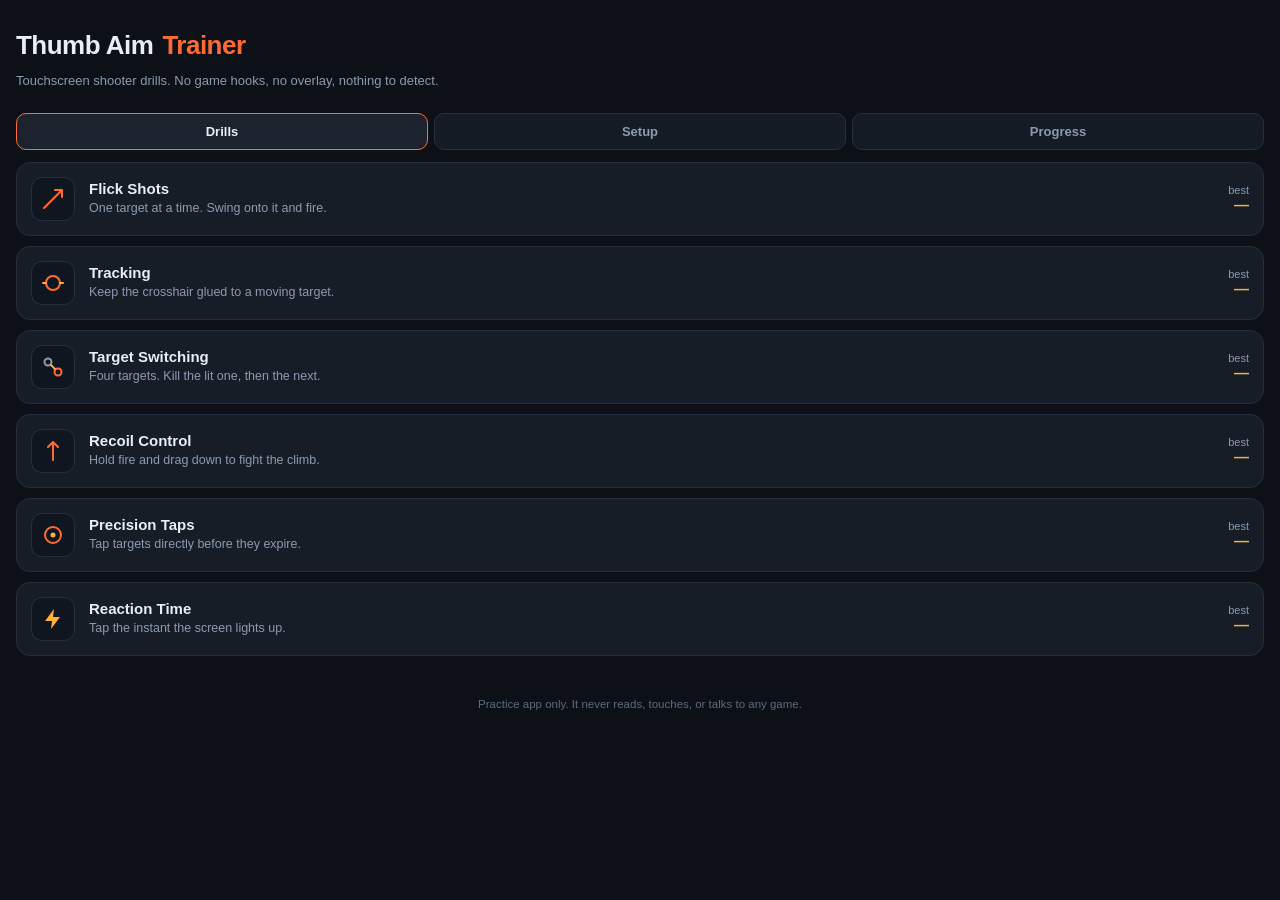
<file: aim-trainer/index.html>
<!doctype html>
<html lang="en">
<head>
<meta charset="utf-8">
<meta name="viewport" content="width=device-width, initial-scale=1, viewport-fit=cover, user-scalable=no, maximum-scale=1">
<meta name="theme-color" content="#0d1117">
<meta name="mobile-web-app-capable" content="yes">
<meta name="apple-mobile-web-app-capable" content="yes">
<meta name="apple-mobile-web-app-status-bar-style" content="black-translucent">
<title>Thumb Aim Trainer</title>
<link rel="icon" href="icon.svg" type="image/svg+xml">
<link rel="apple-touch-icon" href="icon.svg">
<link rel="manifest" href="manifest.webmanifest">
<link rel="stylesheet" href="styles.css">
</head>
<body>

<!-- ============ MENU ============ -->
<section id="screen-menu" class="screen active">
  <header class="masthead">
    <h1>Thumb Aim<span>Trainer</span></h1>
    <p class="tagline">Touchscreen shooter drills. No game hooks, no overlay, nothing to detect.</p>
  </header>

  <nav class="tabs" role="tablist">
    <button class="tab active" data-tab="drills" role="tab">Drills</button>
    <button class="tab" data-tab="settings" role="tab">Setup</button>
    <button class="tab" data-tab="stats" role="tab">Progress</button>
  </nav>

  <div class="tabpanel active" data-panel="drills">
    <div id="drill-list" class="drill-list"></div>
  </div>

  <div class="tabpanel" data-panel="settings">
    <div class="card">
      <h2>Look sensitivity</h2>
      <p class="hint">How far the view swings per millimetre of thumb travel. Set this so a full comfortable swipe turns you about 90&deg;, then leave it alone for a week.</p>
      <div class="slider-row">
        <input type="range" id="set-sens" min="0.3" max="3" step="0.05" value="1">
        <output id="out-sens">1.00</output>
      </div>
      <div class="chip-row" id="sens-presets">
        <button class="chip" data-sens="0.6">0.60</button>
        <button class="chip" data-sens="0.8">0.80</button>
        <button class="chip" data-sens="1">1.00</button>
        <button class="chip" data-sens="1.4">1.40</button>
        <button class="chip" data-sens="1.8">1.80</button>
      </div>
    </div>

    <div class="card">
      <h2>Aim-down-sights multiplier</h2>
      <p class="hint">Applied on top of look sensitivity during scoped drills.</p>
      <div class="slider-row">
        <input type="range" id="set-ads" min="0.3" max="1.5" step="0.05" value="0.7">
        <output id="out-ads">0.70</output>
      </div>
    </div>

    <div class="card">
      <h2>Controls</h2>
      <label class="row-toggle">
        <span>Fire button side</span>
        <select id="set-hand">
          <option value="right">Right</option>
          <option value="left">Left</option>
        </select>
      </label>
      <label class="row-toggle">
        <span>Invert vertical look</span>
        <input type="checkbox" id="set-invert">
      </label>
      <label class="row-toggle">
        <span>Tap look area to fire</span>
        <input type="checkbox" id="set-taptofire" checked>
      </label>
      <label class="row-toggle">
        <span>Haptics on hit</span>
        <input type="checkbox" id="set-haptics" checked>
      </label>
      <label class="row-toggle">
        <span>Target size</span>
        <select id="set-size">
          <option value="1.35">Large</option>
          <option value="1" selected>Standard</option>
          <option value="0.72">Small</option>
        </select>
      </label>
    </div>
  </div>

  <div class="tabpanel" data-panel="stats">
    <div id="stats-body"></div>
  </div>

  <footer class="foot">Practice app only. It never reads, touches, or talks to any game.</footer>
</section>

<!-- ============ BRIEF ============ -->
<section id="screen-brief" class="screen">
  <div class="brief-wrap">
    <button class="back" id="brief-back">&larr; Drills</button>
    <h2 id="brief-name">Drill</h2>
    <p id="brief-desc" class="brief-desc"></p>
    <div class="card">
      <h3>What it trains</h3>
      <p id="brief-trains" class="hint"></p>
    </div>
    <div class="card">
      <h3>How to play</h3>
      <ul id="brief-how" class="how"></ul>
    </div>
    <div class="brief-meta">
      <div><span class="k">Length</span><span class="v" id="brief-len">60s</span></div>
      <div><span class="k">Sensitivity</span><span class="v" id="brief-sens">1.00</span></div>
      <div><span class="k">Your best</span><span class="v" id="brief-best">&mdash;</span></div>
    </div>
    <button class="primary big" id="brief-start">Start drill</button>
  </div>
</section>

<!-- ============ GAME ============ -->
<section id="screen-game" class="screen">
  <div id="stage" class="stage">
    <canvas id="canvas"></canvas>
    <div class="hud">
      <div class="hud-left">
        <span id="hud-timer" class="hud-timer">60.0</span>
        <span id="hud-sub" class="hud-sub"></span>
      </div>
      <button id="hud-quit" class="hud-quit" aria-label="Quit drill">&times;</button>
    </div>
    <div id="countdown" class="countdown"></div>
    <button id="fire" class="fire-btn" aria-label="Fire">FIRE</button>
  </div>
</section>

<!-- ============ RESULTS ============ -->
<section id="screen-result" class="screen">
  <div class="result-wrap">
    <h2 id="res-title">Drill complete</h2>
    <div class="score-hero">
      <div id="res-primary" class="score-num">0</div>
      <div id="res-primary-label" class="score-label">score</div>
      <div id="res-verdict" class="verdict"></div>
    </div>
    <div id="res-metrics" class="metric-grid"></div>
    <div id="res-coach" class="card coach"></div>
    <div class="result-actions">
      <button class="primary" id="res-again">Run it again</button>
      <button class="ghost" id="res-menu">Back to drills</button>
    </div>
  </div>
</section>

<script src="js/stats.js"></script>
<script src="js/drills.js"></script>
<script src="js/engine.js"></script>
<script src="js/app.js"></script>
</body>
</html>
</file>
<file: aim-trainer/styles.css>
:root{
  --bg:#0d1117;
  --bg-2:#141b24;
  --card:#161d27;
  --line:#243040;
  --ink:#e8eef6;
  --ink-dim:#8b9bb0;
  --accent:#ff6b35;
  --accent-2:#ffb03a;
  --good:#3ddc84;
  --bad:#ff4d5e;
  --radius:14px;
  --pad:16px;
  --safe-t:env(safe-area-inset-top,0px);
  --safe-b:env(safe-area-inset-bottom,0px);
  --safe-l:env(safe-area-inset-left,0px);
  --safe-r:env(safe-area-inset-right,0px);
  color-scheme:dark;
}

*{box-sizing:border-box;-webkit-tap-highlight-color:transparent}

html,body{
  margin:0;padding:0;height:100%;
  background:var(--bg);
  color:var(--ink);
  font:15px/1.5 -apple-system,BlinkMacSystemFont,"Segoe UI",Roboto,"Helvetica Neue",Arial,sans-serif;
  overscroll-behavior:none;
  -webkit-user-select:none;user-select:none;
  -webkit-text-size-adjust:100%;
}

.screen{display:none;min-height:100%}
.screen.active{display:block}
#screen-game.active{display:block;height:100%;overflow:hidden}

/* ---------- masthead ---------- */
.masthead{
  padding:calc(var(--safe-t) + 26px) var(--pad) 6px;
}
.masthead h1{
  margin:0;font-size:26px;letter-spacing:-.02em;font-weight:800;
}
.masthead h1 span{color:var(--accent);margin-left:.35em}
.tagline{margin:6px 0 0;color:var(--ink-dim);font-size:13px;max-width:34em}

/* ---------- tabs ---------- */
.tabs{
  display:flex;gap:6px;padding:16px var(--pad) 4px;
  position:sticky;top:0;background:linear-gradient(var(--bg) 72%,transparent);z-index:5;
}
.tab{
  flex:1;padding:10px 8px;border:1px solid var(--line);background:var(--bg-2);
  color:var(--ink-dim);border-radius:10px;font-size:13px;font-weight:600;
}
.tab.active{color:var(--ink);border-color:var(--accent);background:#1d232e}
.tabpanel{display:none;padding:8px var(--pad) 40px}
.tabpanel.active{display:block}

/* ---------- drill cards ---------- */
.drill-list{display:flex;flex-direction:column;gap:10px}
.drill{
  display:flex;align-items:center;gap:14px;width:100%;text-align:left;
  padding:14px;border:1px solid var(--line);border-radius:var(--radius);
  background:var(--card);color:var(--ink);
}
.drill:active{background:#1c2430}
.drill .glyph{
  width:44px;height:44px;flex:0 0 44px;border-radius:11px;
  background:#0f1620;border:1px solid var(--line);
  display:grid;place-items:center;
}
.drill .glyph svg{width:24px;height:24px}
.drill .meta{flex:1;min-width:0}
.drill .meta b{display:block;font-size:15px;margin-bottom:2px}
.drill .meta small{display:block;color:var(--ink-dim);font-size:12.5px;line-height:1.45}
.drill .best{
  flex:0 0 auto;text-align:right;font-size:11px;color:var(--ink-dim);
}
.drill .best strong{display:block;font-size:15px;color:var(--accent-2);font-weight:700}

/* ---------- generic card ---------- */
.card{
  background:var(--card);border:1px solid var(--line);border-radius:var(--radius);
  padding:14px;margin-bottom:12px;
}
.card h2{margin:0 0 6px;font-size:15px}
.card h3{margin:0 0 6px;font-size:14px;color:var(--accent-2)}
.hint{margin:0;color:var(--ink-dim);font-size:12.5px}

.slider-row{display:flex;align-items:center;gap:12px;margin-top:12px}
.slider-row input[type=range]{flex:1;accent-color:var(--accent);height:28px}
.slider-row output{
  min-width:3.6em;text-align:right;font-variant-numeric:tabular-nums;
  font-weight:700;color:var(--accent-2)
}
.chip-row{display:flex;gap:8px;margin-top:10px;flex-wrap:wrap}
.chip{
  padding:7px 12px;border-radius:999px;border:1px solid var(--line);
  background:#0f1620;color:var(--ink-dim);font-size:12.5px;font-weight:600;
}
.chip.on{border-color:var(--accent);color:var(--ink)}

.row-toggle{
  display:flex;align-items:center;justify-content:space-between;gap:12px;
  padding:11px 0;border-bottom:1px solid var(--line);font-size:14px;
}
.row-toggle:last-child{border-bottom:0;padding-bottom:2px}
.row-toggle select{
  background:#0f1620;color:var(--ink);border:1px solid var(--line);
  border-radius:8px;padding:7px 10px;font-size:13px;
}
.row-toggle input[type=checkbox]{width:22px;height:22px;accent-color:var(--accent)}

/* ---------- buttons ---------- */
button{font-family:inherit;cursor:pointer}
.primary{
  width:100%;padding:15px;border:0;border-radius:12px;
  background:linear-gradient(180deg,var(--accent),#e8541f);
  color:#fff;font-size:15px;font-weight:700;letter-spacing:.01em;
}
.primary:active{filter:brightness(.9)}
.primary.big{padding:17px;font-size:16px;margin-top:18px}
.ghost{
  width:100%;padding:14px;border:1px solid var(--line);border-radius:12px;
  background:transparent;color:var(--ink-dim);font-size:14px;font-weight:600;
}
.back{
  background:none;border:0;color:var(--ink-dim);font-size:14px;padding:4px 0;margin-bottom:14px;
}

/* ---------- brief ---------- */
.brief-wrap{padding:calc(var(--safe-t) + 20px) var(--pad) 40px;max-width:640px;margin:0 auto}
.brief-wrap h2{margin:0 0 6px;font-size:24px;letter-spacing:-.02em}
.brief-desc{margin:0 0 16px;color:var(--ink-dim);font-size:14px}
.how{margin:0;padding-left:18px;color:var(--ink-dim);font-size:13px}
.how li{margin-bottom:5px}
.brief-meta{display:flex;gap:8px;margin-top:4px}
.brief-meta div{
  flex:1;background:var(--card);border:1px solid var(--line);border-radius:12px;
  padding:11px 10px;text-align:center;
}
.brief-meta .k{display:block;font-size:11px;color:var(--ink-dim);margin-bottom:3px}
.brief-meta .v{display:block;font-size:15px;font-weight:700;color:var(--accent-2);font-variant-numeric:tabular-nums}

/* ---------- game ---------- */
.stage{position:relative;width:100%;height:100%;overflow:hidden;background:#070a0e;touch-action:none}
#canvas{display:block;width:100%;height:100%;touch-action:none}
.hud{
  position:absolute;top:0;left:0;right:0;
  padding:calc(var(--safe-t) + 10px) calc(var(--safe-r) + 14px) 0 calc(var(--safe-l) + 14px);
  display:flex;align-items:flex-start;justify-content:space-between;pointer-events:none;
}
.hud-left{display:flex;flex-direction:column;gap:2px}
.hud-timer{font-size:22px;font-weight:800;font-variant-numeric:tabular-nums;text-shadow:0 1px 6px #000}
.hud-sub{font-size:12px;color:var(--ink-dim);font-variant-numeric:tabular-nums;text-shadow:0 1px 6px #000}
.hud-quit{
  pointer-events:auto;width:38px;height:38px;border-radius:50%;
  border:1px solid var(--line);background:rgba(13,17,23,.72);color:var(--ink-dim);
  font-size:22px;line-height:1;
}
.countdown{
  position:absolute;inset:0;display:none;place-items:center;
  font-size:82px;font-weight:800;color:var(--accent);
  text-shadow:0 4px 30px rgba(0,0,0,.8);pointer-events:none;
}
.countdown.show{display:grid}
.fire-btn{
  position:absolute;bottom:calc(var(--safe-b) + 26px);right:calc(var(--safe-r) + 22px);
  width:88px;height:88px;border-radius:50%;
  border:2px solid rgba(255,107,53,.55);background:rgba(255,107,53,.14);
  color:#ffd9c9;font-size:13px;font-weight:800;letter-spacing:.08em;
  touch-action:none;
}
.fire-btn.left{right:auto;left:calc(var(--safe-l) + 22px)}
.fire-btn.down{background:rgba(255,107,53,.36);transform:scale(.94)}
.fire-btn.hidden{display:none}

/* ---------- results ---------- */
.result-wrap{padding:calc(var(--safe-t) + 26px) var(--pad) 40px;max-width:640px;margin:0 auto}
.result-wrap h2{margin:0 0 14px;font-size:20px;letter-spacing:-.01em}
.score-hero{
  background:var(--card);border:1px solid var(--line);border-radius:var(--radius);
  padding:22px 14px;text-align:center;margin-bottom:12px;
}
.score-num{font-size:52px;font-weight:800;line-height:1;color:var(--accent-2);font-variant-numeric:tabular-nums}
.score-label{font-size:12px;color:var(--ink-dim);margin-top:6px;text-transform:uppercase;letter-spacing:.1em}
.verdict{margin-top:12px;font-size:13px;font-weight:700}
.verdict.up{color:var(--good)}
.verdict.flat{color:var(--ink-dim)}
.metric-grid{display:grid;grid-template-columns:repeat(2,1fr);gap:8px;margin-bottom:12px}
.metric{
  background:var(--card);border:1px solid var(--line);border-radius:12px;padding:12px;
}
.metric .k{font-size:11px;color:var(--ink-dim);display:block;margin-bottom:4px}
.metric .v{font-size:19px;font-weight:700;font-variant-numeric:tabular-nums}
.coach p{margin:0;font-size:13px;color:var(--ink-dim);line-height:1.6}
.result-actions{display:flex;flex-direction:column;gap:8px;margin-top:6px}

/* ---------- stats ---------- */
.stat-block{
  background:var(--card);border:1px solid var(--line);border-radius:var(--radius);
  padding:14px;margin-bottom:10px;
}
.stat-head{display:flex;align-items:baseline;justify-content:space-between;gap:10px;margin-bottom:8px}
.stat-head b{font-size:14px}
.stat-head span{font-size:12px;color:var(--ink-dim);font-variant-numeric:tabular-nums}
.spark{display:block;width:100%;height:44px}
.stat-foot{display:flex;gap:14px;margin-top:8px;font-size:11.5px;color:var(--ink-dim)}
.stat-foot b{color:var(--accent-2);font-variant-numeric:tabular-nums}
.empty{
  text-align:center;color:var(--ink-dim);font-size:13px;padding:36px 10px;line-height:1.7;
}
table.sens{width:100%;border-collapse:collapse;font-size:13px;margin-top:8px}
table.sens th,table.sens td{
  text-align:right;padding:7px 4px;border-bottom:1px solid var(--line);font-variant-numeric:tabular-nums;
}
table.sens th{color:var(--ink-dim);font-size:11px;font-weight:600;text-transform:uppercase;letter-spacing:.05em}
table.sens td:first-child,table.sens th:first-child{text-align:left}
table.sens tr.best td{color:var(--good);font-weight:700}
.danger{
  width:100%;padding:12px;border:1px solid #43242a;border-radius:12px;
  background:transparent;color:var(--bad);font-size:13px;font-weight:600;margin-top:6px;
}
.foot{
  padding:0 var(--pad) calc(var(--safe-b) + 26px);
  color:#5c6b7f;font-size:11.5px;text-align:center;
}
</file>
